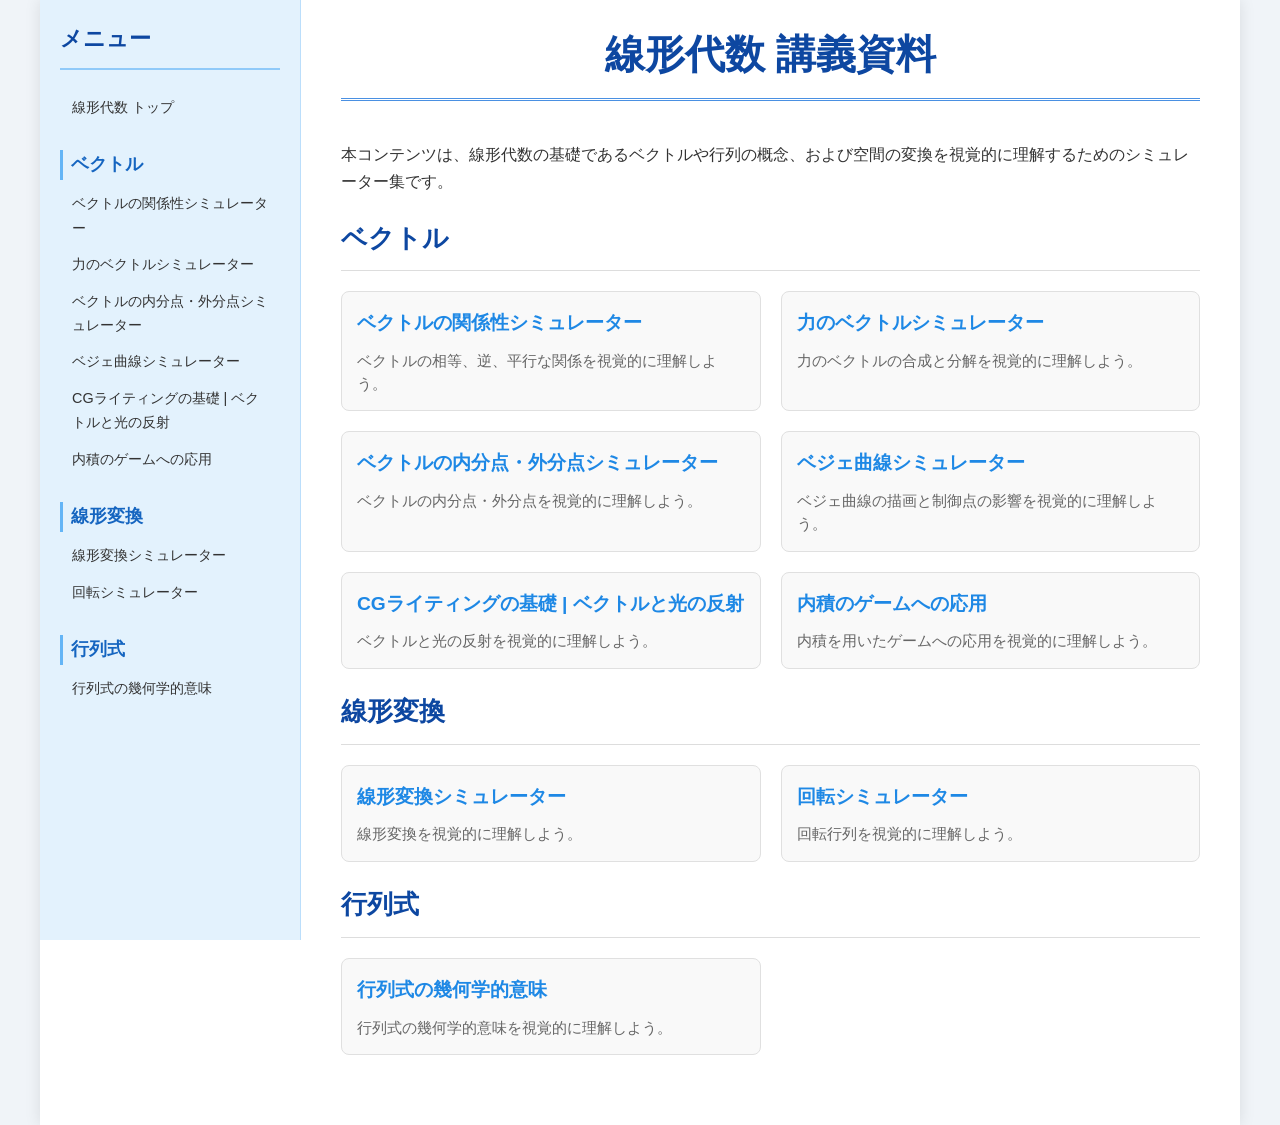
<file: index.html>
<!DOCTYPE html>
<html lang="ja">
<head>
    <meta charset="UTF-8">
    <meta name="viewport" content="width=device-width, initial-scale=1.0">
    <title>線形代数 | 講義資料</title>
    <link rel="stylesheet" href="./common.css">
</head>
<body>
    <div class="page-wrapper">
        <div id="sidebar-placeholder" data-root-path="./"></div>

        <div class="main-content">
            <div class="header">
                <h1>線形代数 講義資料</h1>
            </div>
            <div class="container">
                <p>本コンテンツは、線形代数の基礎であるベクトルや行列の概念、および空間の変換を視覚的に理解するためのシミュレーター集です。</p>

                <section class="category-section">
                    <h2>ベクトル</h2>
                    <div class="link-grid">                      
                            <div class="link-item">
                                <h3><a href="./vector_relation/vector_relation.html">ベクトルの関係性シミュレーター</a></h3>
                                <p>ベクトルの相等、逆、平行な関係を視覚的に理解しよう。</p>
                            </div>
                            <div class="link-item">
                                <h3><a href="./force_vector/force_vector.html">力のベクトルシミュレーター</a></h3>
                                <p>力のベクトルの合成と分解を視覚的に理解しよう。</p>
                            </div>
                            <div class="link-item">
                                <h3><a href="./vector_division/vector_division.html">ベクトルの内分点・外分点シミュレーター</a></h3>
                                <p>ベクトルの内分点・外分点を視覚的に理解しよう。</p>
                            </div>
                            <div class="link-item">
                                <h3><a href="./bezier/bezier.html">ベジェ曲線シミュレーター</a></h3>
                                <p>ベジェ曲線の描画と制御点の影響を視覚的に理解しよう。</p>
                            </div>
                            <div class="link-item">
                                <h3><a href="./cg_reflection/cg_reflection.html">CGライティングの基礎 | ベクトルと光の反射</a></h3>
                                <p>ベクトルと光の反射を視覚的に理解しよう。</p>
                            </div>
                            <div class="link-item">
                                <h3><a href="./game_math/game_math.html">内積のゲームへの応用</a></h3>
                                <p>内積を用いたゲームへの応用を視覚的に理解しよう。</p>
                            </div>
                        </div>
                    <h2>線形変換</h2>
                    <div class="link-grid">                      
                            <div class="link-item">
                                <h3><a href="./linear_trans/linear_trans.html">線形変換シミュレーター</a></h3>
                                <p>線形変換を視覚的に理解しよう。</p>
                            </div>
                            <div class="link-item">
                                <h3><a href="./rotation/rotation.html">回転シミュレーター</a></h3>
                                <p>回転行列を視覚的に理解しよう。</p>
                            </div>
                        </div>
                    <h2>行列式</h2>
                    <div class="link-grid">
                            <div class="link-item">
                                <h3><a href="./determinant_geometry/index.html">行列式の幾何学的意味</a></h3>
                                <p>行列式の幾何学的意味を視覚的に理解しよう。</p>
                            </div>
                        </div>
                </section>                
            </div>
        </div>
    </div>
    <script src="./sidebar.js"></script>
</body>
</html>
</file>
<file: common.css>
/* --- 全体的なスタイル --- */
body {
    font-family: 'Helvetica Neue', 'Arial', 'Hiragino Sans', 'Meiryo', sans-serif;
    line-height: 1.7;
    color: #333;
    background-color: #f0f4f8;
    margin: 0;
    padding: 0;
}

h1, h2, h3 {
    color: #0d47a1;
}

a {
    color: #1e88e5;
    text-decoration: none;
}

a:hover {
    text-decoration: underline;
}

/* --- 2カラムレイアウト --- */
.page-wrapper {
    display: flex;
    max-width: 1200px;
    margin: 0 auto;
    background-color: #fff;
    box-shadow: 0 0 15px rgba(0,0,0,0.1);
}

/* --- サイドバー --- */
.sidebar {
    width: 220px;
    background-color: #e3f2fd;
    padding: 20px;
    border-right: 1px solid #bbdefb;
    flex-shrink: 0;
    height: 100vh;
    position: sticky;
    top: 0;
    overflow-y: auto;
}

.sidebar h2 {
    font-size: 1.4em;
    border-bottom: 2px solid #90caf9;
    padding-bottom: 10px;
    margin-top: 0;
    color: #0d47a1;
}

/* ▼▼▼ サイドバーのカテゴリ見出し ▼▼▼ */
.sidebar h3 {
    font-size: 1.1em;
    color: #1565c0;
    margin-top: 25px;
    margin-bottom: 5px;
    border-left: 3px solid #64b5f6;
    padding-left: 8px;
}

.sidebar ul {
    list-style: none;
    padding: 0;
    margin: 0;
}

.sidebar li a {
    display: block;
    padding: 6px 12px;
    border-radius: 5px;
    transition: background-color 0.2s;
    color: #333; /* リンク色を少し落ち着かせる */
    text-decoration: none;
    font-size: 0.9em;
}

.sidebar li a:hover {
    background-color: #bbdefb;
    color: #0d47a1;
    text-decoration: none;
}


/* --- メインコンテンツ --- */
.main-content {
    flex-grow: 1;
    padding: 20px 40px;
    min-width: 0;
}

.main-content .header {
    text-align: center;
    border-bottom: 3px double #4a90e2;
    margin-bottom: 40px;
}

.main-content .header h1 {
    font-size: 2.5em;
    margin: 0;
    padding-bottom: 10px;
    color: #0d47a1;
}

main h2 {
    font-size: 1.8em;
    color: #0d47a1;
    border-left: 5px solid #4a90e2;
    padding-left: 10px;
    margin-top: 40px;
}

/* ▼▼▼ トップページ(index.html)用のスタイル ▼▼▼ */
.category-section {
    margin-bottom: 50px;
}

.category-section h2 {
    font-size: 1.6em;
    border-bottom: 1px solid #ddd;
    padding-bottom: 10px;
    margin-bottom: 20px;
}

.link-grid {
    display: grid;
    grid-template-columns: repeat(auto-fill, minmax(300px, 1fr)); /* グリッド表示 */
    gap: 20px;
}

.link-item {
    background-color: #f9f9f9;
    border: 1px solid #e0e0e0;
    border-radius: 8px;
    padding: 15px;
    transition: transform 0.2s, box-shadow 0.2s;
}

.link-item:hover {
    transform: translateY(-3px);
    box-shadow: 0 4px 10px rgba(0,0,0,0.1);
}

.link-item h3 {
    margin-top: 0;
    font-size: 1.2em;
    margin-bottom: 10px;
}

.link-item p {
    font-size: 0.95em;
    color: #666;
    margin: 0;
    line-height: 1.5;
}
</file>
